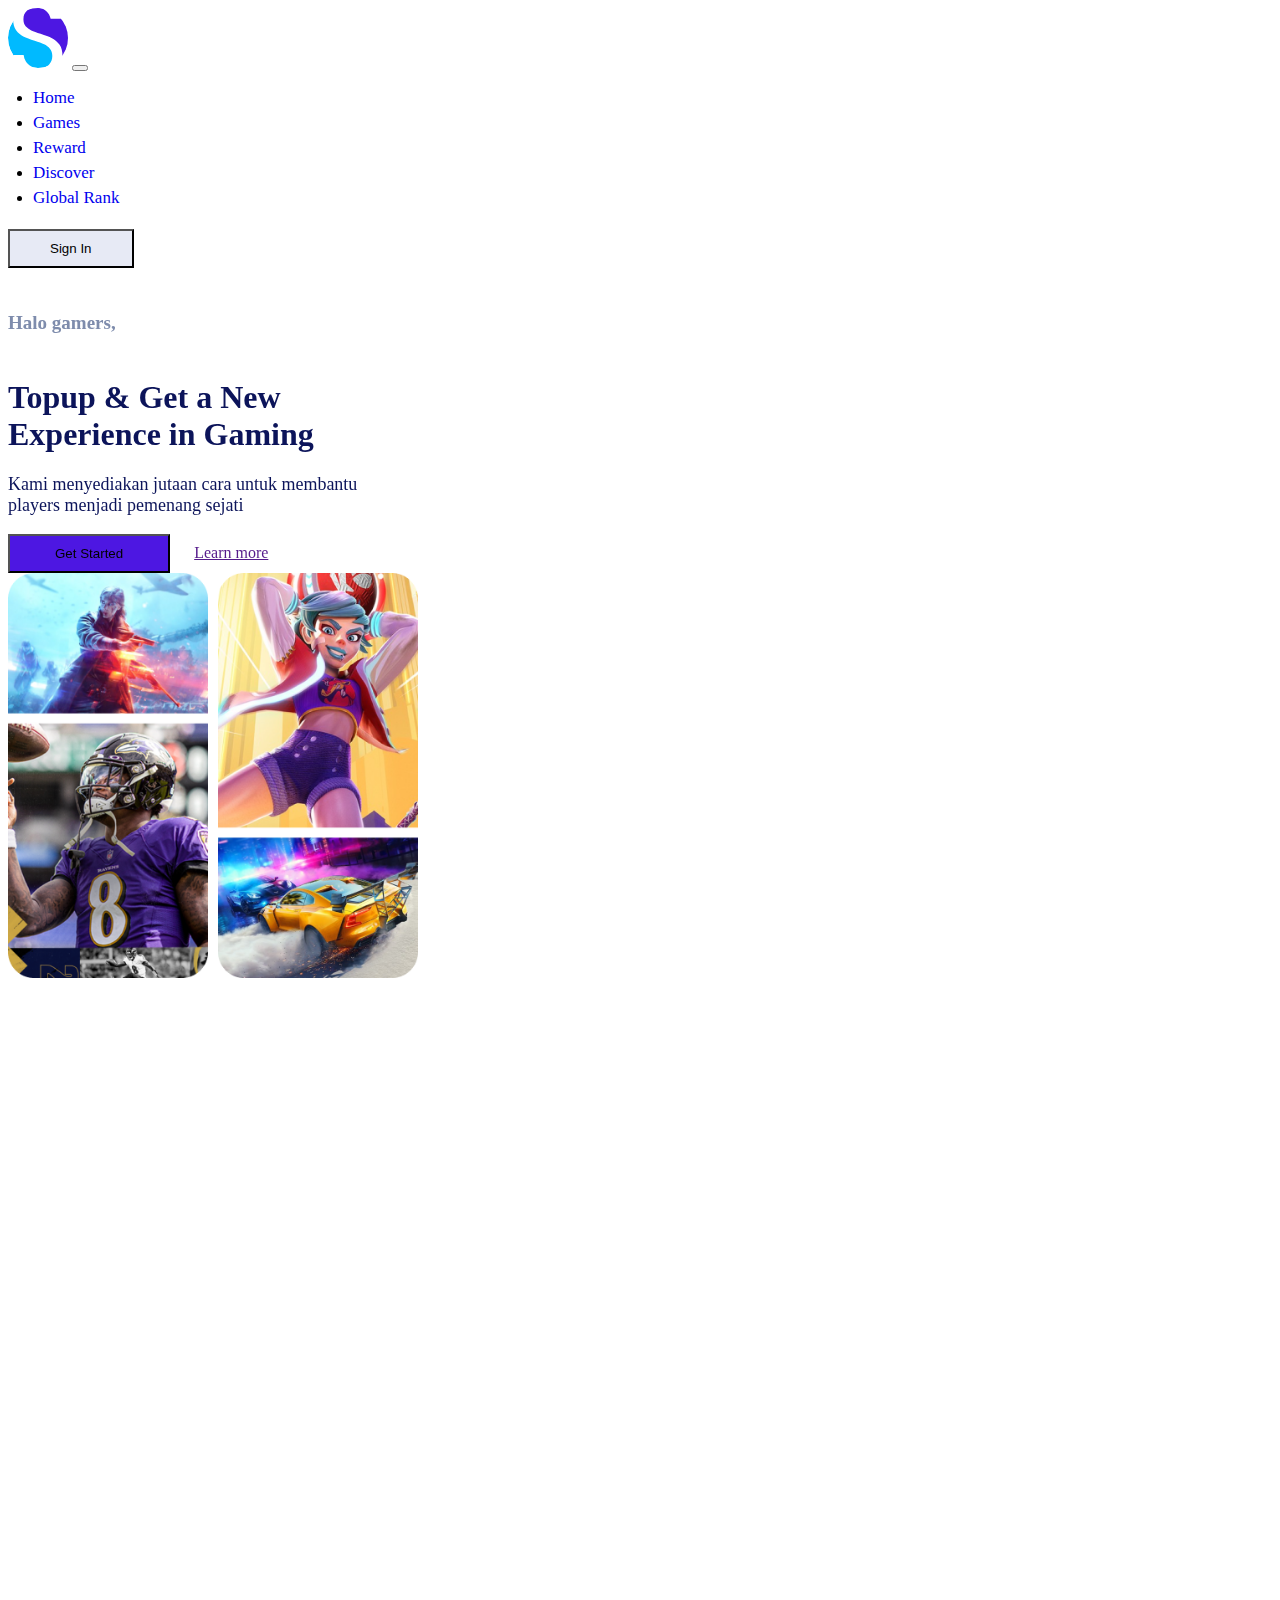
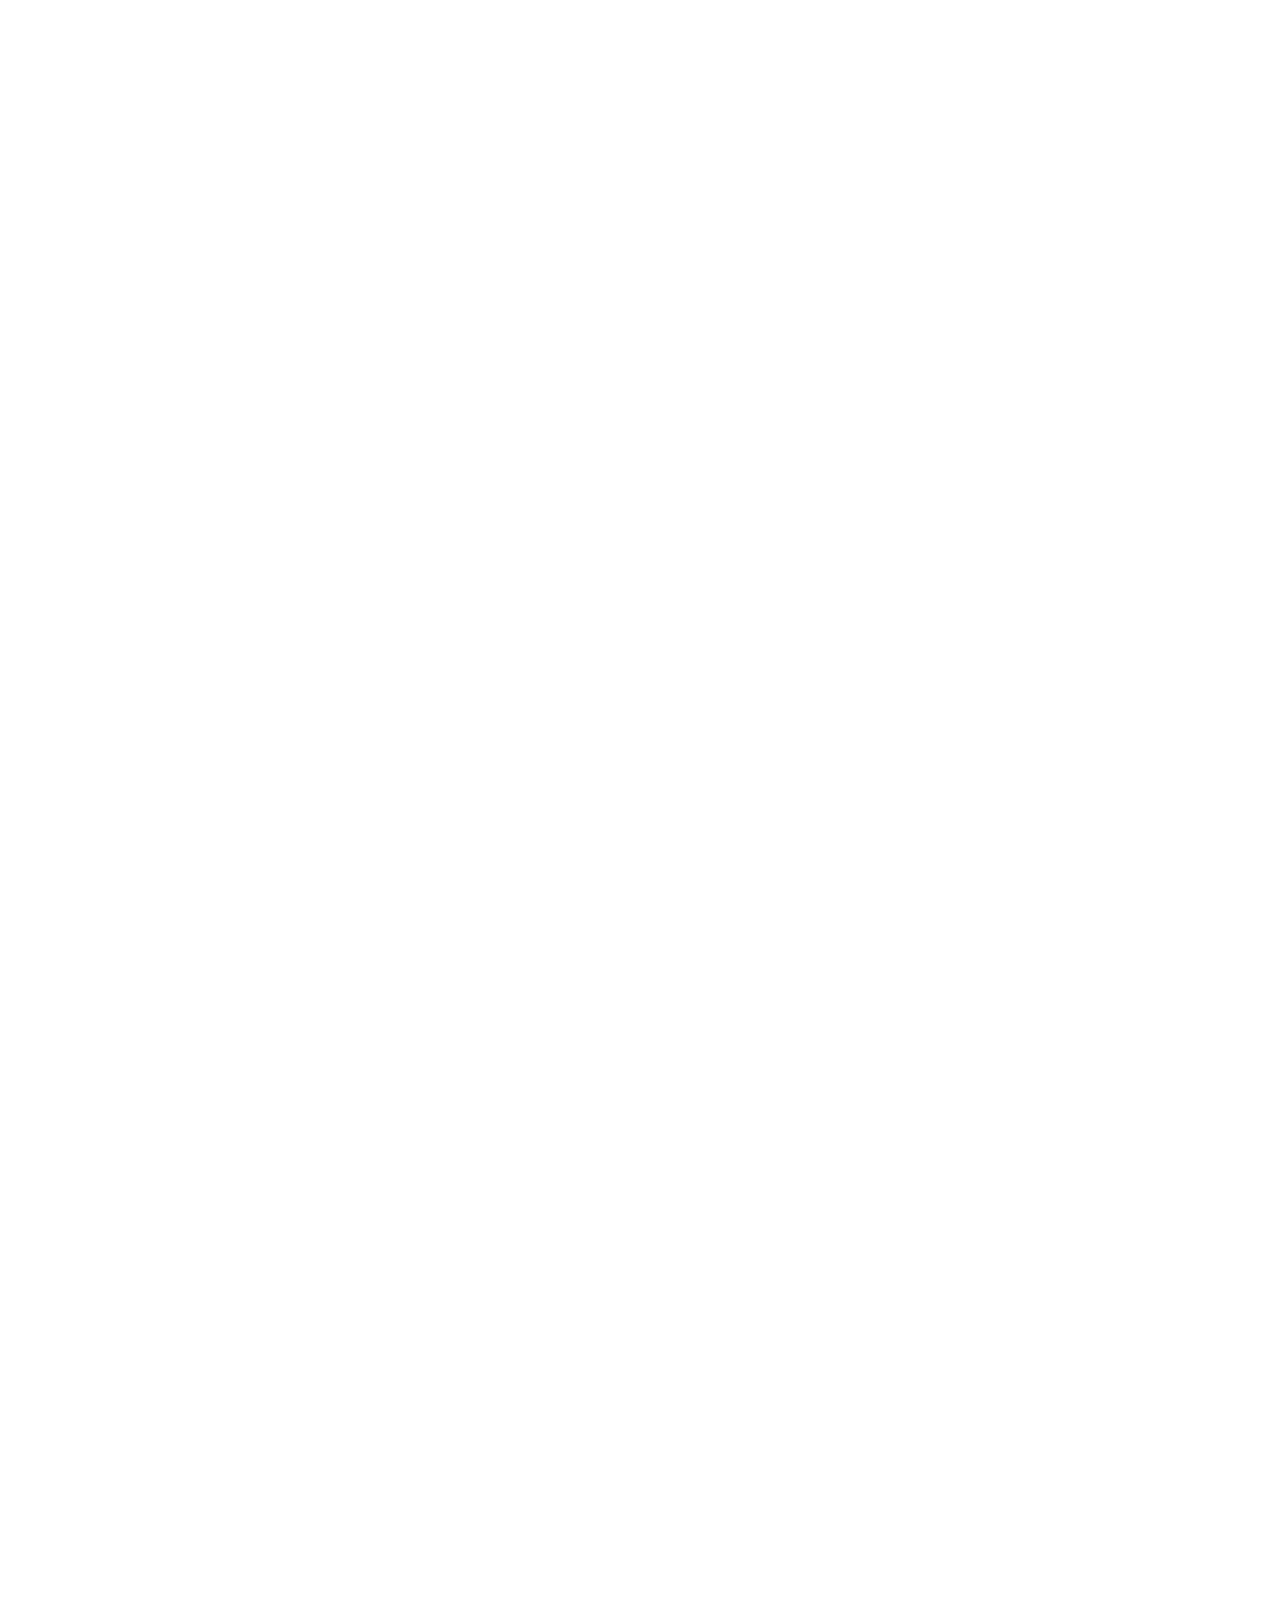
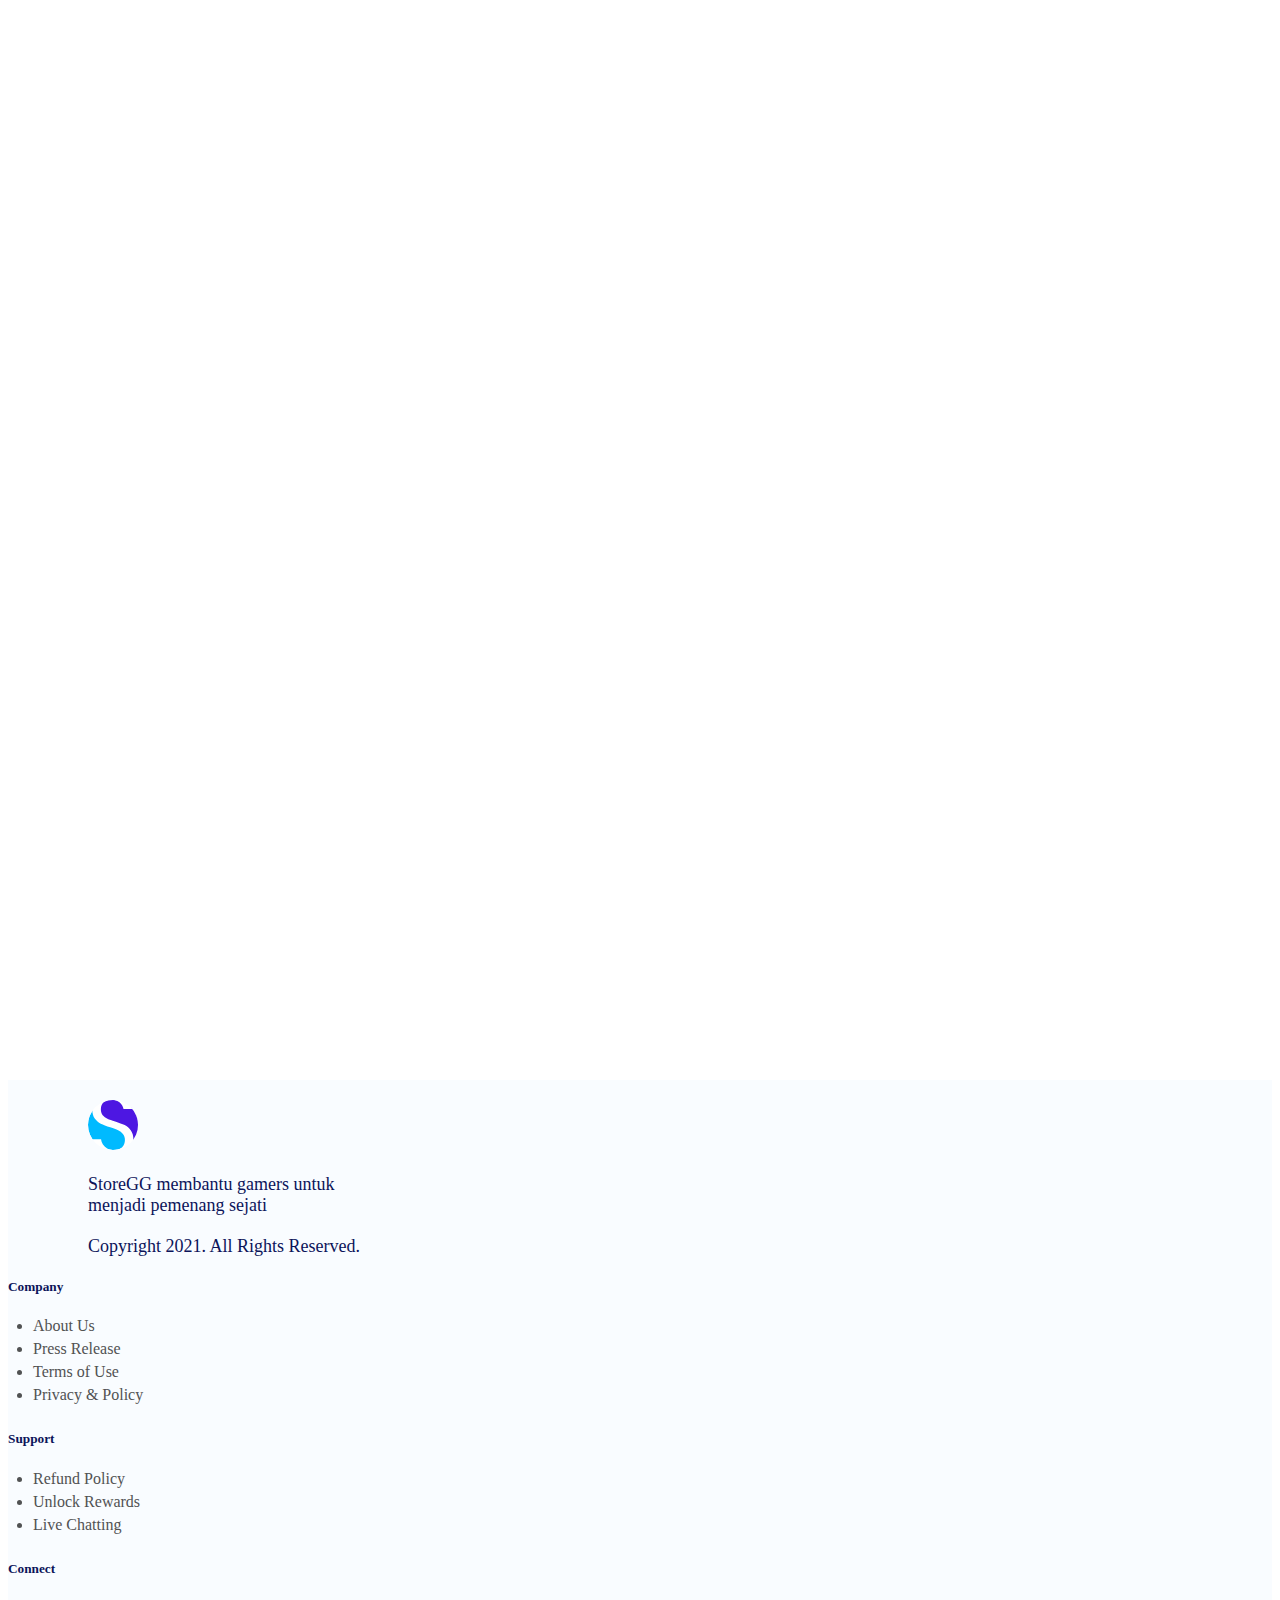
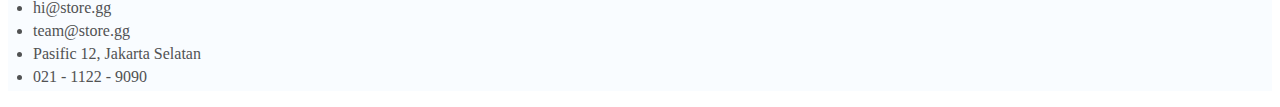
<file: index.html>
<!DOCTYPE html>
<html lang="en">
  <head>
    <!-- Required meta tags -->
    <meta charset="utf-8" />
    <meta name="viewport" content="width=device-width, initial-scale=1" />
    <!-- Bootstrap CSS -->
    <link href="https://cdn.jsdelivr.net/npm/bootstrap@5.0.2/dist/css/bootstrap.min.css" rel="stylesheet" integrity="sha384-EVSTQN3/azprG1Anm3QDgpJLIm9Nao0Yz1ztcQTwFspd3yD65VohhpuuCOmLASjC" crossorigin="anonymous" />
    <link rel="stylesheet" href="https://fonts.google.com/specimen/Poppins" />
    <title>StoreGG - Get a New Experience</title>
    <link rel="icon" type="image/png" sizes="16x16" href="images/logo.svg" />
    <link href="https://unpkg.com/aos@2.3.1/dist/aos.css" rel="stylesheet" />
    <link href="css/style.css" rel="stylesheet" />
  </head>
  <body id="home">
    <!-- navbar -->
    <nav class="navbar navbar-expand-lg navbar-light bg-white mt-3">
      <div class="container">
        <a class="navbar-brand" href="#">
          <img src="images/logo.svg" alt="" width="60" height="60" />
        </a>
        <button class="navbar-toggler" type="button" data-bs-toggle="collapse" data-bs-target="#navbarSupportedContent" aria-controls="navbarSupportedContent" aria-expanded="false" aria-label="Toggle navigation">
          <span class="navbar-toggler-icon"></span>
        </button>
        <div class="collapse navbar-collapse" id="navbarSupportedContent">
          <ul class="navbar-nav ms-auto mb-2 mb-lg-0">
            <li class="nav-item">
              <a class="nav-link active ps-4" aria-current="page" href="#home">Home</a>
            </li>
            <li class="nav-item">
              <a class="nav-link ps-4" href="#games">Games</a>
            </li>
            <li class="nav-item">
              <a class="nav-link ps-4" href="#reward">Reward</a>
            </li>
            <li class="nav-item">
              <a class="nav-link ps-4" href="#discover">Discover</a>
            </li>
            <li class="nav-item">
              <a class="nav-link ps-4" href="#rank">Global Rank</a>
            </li>
          </ul>

          <a href="login.html"><button class="btn btn-light rounded-pill signin" type="submit">Sign In</button></a>
        </div>
      </div>
    </nav>
    <!-- akhir navbar -->
    <!-- hero -->
    <section class="hero">
      <div class="container">
        <div class="row mt-5 mb-1">
          <div class="col-md-6" data-aos="zoom-out-right" data-aos-delay="100">
            <h6 class="mt-5 mb-3">Halo gamers,</h6>
            <h1 class="mt-4">Topup & Get a New<br />Experience in Gaming</h1>
            <p class="mt-4">Kami menyediakan jutaan cara untuk membantu<br />players menjadi pemenang sejati</p>
            <button class="btn text-white rounded-pill button mt-5 mb-5" type="submit">Get Started</button>
            <a href="" style="margin-left: 20px; text-decoration: underline" class="link-secondary text-center">Learn more</a>
          </div>
          <div class="col-md-6 d-flex justify-content-center" data-aos="zoom-in-up" data-aos-delay="200">
            <img src="images/Header-1.png" class="img-fluid" width="410px" alt="..." />
          </div>
        </div>
      </div>
    </section>
    <!-- akhir hero -->

    <!-- reward -->
    <section id="reward" class="reward">
      <div class="container">
        <div class="row mb-5">
          <div class="col-md-12 mt-5 d-flex justify-content-center" data-aos="fade-up">
            <h2 class="mt-4 text-center">It’s Really That<br />Easy to Win the Game</h2>
          </div>
          <div class="row mt-5">
            <div class="col-md-4 mb-3 d-flex justify-content-center" data-aos="fade-up" data-aos-delay="100">
              <div class="card" style="width: 22rem; height: 15rem">
                <div class="card-body ms-2">
                  <img class="mb-3" src="images/step1.svg" class="rounded float-start" alt="..." />
                  <h4 class="card-title">1. Start</h4>
                  <p class="card-text">Pilih salah satu game yang ingin kamu top up</p>
                </div>
              </div>
            </div>
            <div class="col-md-4 mb-3 d-flex justify-content-center" data-aos="fade-up" data-aos-delay="200">
              <div class="card border-0" style="width: 22rem; height: 15rem">
                <div class="card-body ms-2">
                  <img class="mb-3" src="images/step2.svg" class="rounded float-start" alt="..." />
                  <h4 class="card-title">2. Fill Up</h4>
                  <p class="card-text">Top up sesuai dengan nominal yang sudah tersedia</p>
                </div>
              </div>
            </div>
            <div class="col-md-4 mb-3 d-flex justify-content-center" data-aos="fade-up" data-aos-delay="300">
              <div class="card border-0 shadow-sm p-3 mb-5" style="width: 22rem; height: 15rem">
                <div class="card-body ms-2">
                  <img class="mb-3" src="images/step3.svg" class="rounded float-start" alt="..." />
                  <h4 class="card-title">3. Be a Winner</h4>
                  <p class="card-text">Siap digunakan untuk improve permainan kamu</p>
                </div>
              </div>
            </div>
          </div>
        </div>
      </div>
    </section>
    <!-- akhir rewart -->

    <!--  games-->
    <section id="games" class="games">
      <div class="container">
        <div class="row mt-5 mb-3">
          <div class="col mb-1" data-aos="flip-right">
            <h2 style="margin-left: 10px">
              Our Featured<br />
              Games This Year
            </h2>
          </div>
        </div>
        <div class="row mb-5 mb-5">
          <div class="col mb-4" data-aos="fade-up" data-aos-delay="100">
            <a href="" class="component-categories">
              <div class="categories-image">
                <img src="images/1.png" alt="" />
              </div>
              <div class="products-text text-center">Super Mechs</div>
              <div class="products-price text-center">Mobile</div>
            </a>
          </div>
          <div class="col mb-4" data-aos="fade-up" data-aos-delay="200">
            <a href="" class="component-categories">
              <div class="categories-image">
                <img src="images/2.png" alt="" />
              </div>
              <div class="products-text text-center">Call of Duty: Modern</div>
              <div class="products-price text-center">Laptop</div>
            </a>
          </div>
          <div class="col mb-4" data-aos="fade-up" data-aos-delay="300">
            <a href="" class="component-categories">
              <div class="categories-image">
                <img src="images/3.png" width="200" alt="" />
              </div>
              <div class="products-text text-center">Mobile Legends</div>
              <div class="products-price text-center">Desktop</div>
            </a>
          </div>
          <div class="col mb-4" data-aos="fade-up" data-aos-delay="400">
            <a href="" class="component-categories">
              <div class="categories-image">
                <img src="images/4.png" alt="" />
              </div>
              <div class="products-text text-center">Clash of Clans</div>
              <div class="products-price text-center">Desktop</div>
            </a>
          </div>
          <div class="col mb-4" data-aos="fade-up" data-aos-delay="500">
            <a href="" class="component-categories">
              <div class="categories-image">
                <img src="images/5.png" alt="" />
              </div>
              <div class="products-text text-center">Valorant</div>
              <div class="products-price text-center">Desktop</div>
            </a>
          </div>
        </div>
      </div>
    </section>
    <!-- akhir games -->

    <!-- discover -->
    <section id="discover" class="discover">
      <div class="container" style="height: 170px">
        <div class="row mt-5 text-center">
          <div class="col mt-5" data-aos="fade-down" data-aos-delay="100">
            <h2>290M+</h2>
            <p class="text-secondary">Players Top Up</p>
          </div>

          <div class="col mt-5" data-aos="fade-down" data-aos-delay="200">
            <h2>12.500</h2>
            <p class="text-secondary">Games Available</p>
          </div>
          <div class="col mt-5" data-aos="fade-down" data-aos-delay="300">
            <h2>99,9%</h2>
            <p class="text-secondary">Happy Players</p>
          </div>
          <div class="col mt-5" data-aos="fade-down" data-aos-delay="400">
            <h2>4.7</h2>
            <p class="text-secondary">Rating Worldwide</p>
          </div>
        </div>
      </div>
    </section>
    <!-- akhir discover -->

    <!-- rank-->
    <section id="rank" class="rank mt-5 mb-5">
      <div class="container">
        <div class="row">
          <div class="col-md-7 d-flex justify-content-center" data-aos="zoom-out-left" data-aos-delay="200">
            <img src="images/Header-9.png" class="img-fluid" width="500px" alt="..." />
          </div>
          <div class="col-md-5 mt-5" data-aos="zoom-out-right" data-aos-delay="300">
            <h2 class="mt-4">Win the battle.<br />Be the Champion.</h2>
            <p class="mt-4">
              Kami menyediakan jutaan cara untuk<br />
              membantu players menjadi<br />
              pemenang sejati
            </p>
            <button class="btn text-secondary rounded-pill signin mt-3 mb-5" type="submit">Read Story</button>
          </div>
        </div>
      </div>
    </section>
    <!-- akhir rank -->

    <!-- footer -->
    <section class="footer">
      <div class="container-fluid" style="background-color: #f9fcff">
        <div class="row pb-5">
          <div class="col-md-5">
            <img class="text-foot" src="images/logo.svg" alt="" width="50" height="50" />
            <p class="mt-4 text-foot">StoreGG membantu gamers untuk <br />menjadi pemenang sejati</p>
            <p class="mt-4 text-foot">Copyright 2021. All Rights Reserved.</p>
          </div>
          <div class="col-md-2 mt-5">
            <h5 class="mt-4 text-start">Company</h5>
            <ul class="list">
              <li>About Us</li>
              <li>Press Release</li>
              <li>Terms of Use</li>
              <li>Privacy & Policy</li>
            </ul>
          </div>
          <div class="col-md-2 mt-5">
            <h5 class="mt-4 text-start">Support</h5>
            <ul class="list">
              <li>Refund Policy</li>
              <li>Unlock Rewards</li>
              <li>Live Chatting</li>
            </ul>
          </div>
          <div class="col-md-3 mt-5">
            <h5 class="mt-4 text-start">Connect</h5>
            <ul class="list">
              <li>hi@store.gg</li>
              <li>team@store.gg</li>
              <li>Pasific 12, Jakarta Selatan</li>
              <li>021 - 1122 - 9090</li>
            </ul>
          </div>
        </div>
      </div>
    </section>
    <!-- akhir footer -->

    <!-- Option 1: Bootstrap Bundle with Popper -->
    <script src="https://cdn.jsdelivr.net/npm/bootstrap@5.0.2/dist/js/bootstrap.bundle.min.js" integrity="sha384-MrcW6ZMFYlzcLA8Nl+NtUVF0sA7MsXsP1UyJoMp4YLEuNSfAP+JcXn/tWtIaxVXM" crossorigin="anonymous"></script>
    <script src="https://unpkg.com/aos@2.3.1/dist/aos.js"></script>
    <script>
      AOS.init();
    </script>
  </body>
</html>
</file>
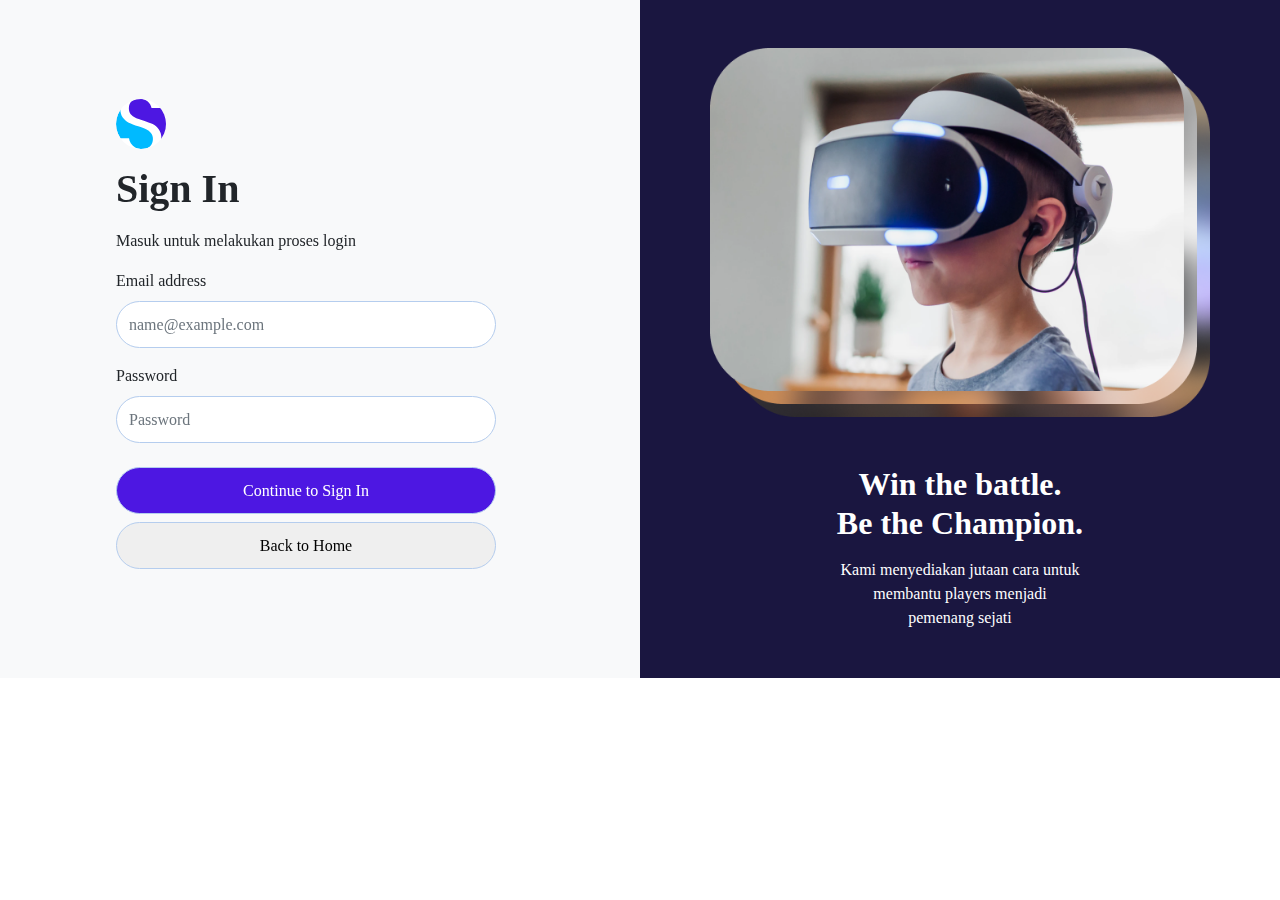
<file: login.html>
<!DOCTYPE html>
<html lang="en">
  <head>
    <!-- Required meta tags -->
    <meta charset="utf-8" />
    <meta name="viewport" content="width=device-width, initial-scale=1, shrink-to-fit=no" />
    <!-- Bootstrap CSS -->
    <link rel="stylesheet" href="https://maxcdn.bootstrapcdn.com/bootstrap/4.0.0/css/bootstrap.min.css" integrity="sha384-Gn5384xqQ1aoWXA+058RXPxPg6fy4IWvTNh0E263XmFcJlSAwiGgFAW/dAiS6JXm" crossorigin="anonymous" />
    <link href="css/login.css" rel="stylesheet" />
    <link rel="stylesheet" href="https://fonts.google.com/specimen/Poppins" />
    <link href="https://unpkg.com/aos@2.3.1/dist/aos.css" rel="stylesheet" />
    <link rel="icon" type="image/png" sizes="16x16" href="images/logo.svg" />
    <title>Login Page - Top Up Games</title>
  </head>
  <body>
    <div class="container-fluid">
      <div class="row align-items-center bg-light">
        <div class="col-md-10 mx-auto col-lg-5 mt-0" data-aos="flip-right" data-aos-delay="100">
          <form class="p-4 p-md-5 border-0 rounded-3 bg-light" style="margin-top: -10px">
            <div class="mb-3 mt-0">
              <img src="images/logo.svg" class="img-fluid" width="50px" alt="..." />
            </div>
            <h1 class="mt-2">Sign In</h1>
            <p class="mt-3">Masuk untuk melakukan proses login</p>
            <div class="form-floating mb-3">
              <label for="floatingInput">Email address</label>
              <input type="email" class="form-control ukuran-form" id="floatingInput" placeholder="name@example.com" />
            </div>
            <div class="form-floating mb-4">
              <label for="floatingPassword">Password</label>
              <input type="password" class="form-control ukuran-form" id="floatingPassword" placeholder="Password" />
            </div>

            <button class="text-white ukuran-form submit" type="submit">Continue to Sign In</button>
            <button class="text-black ukuran-form signup mt-2" type="submit">Back to Home</button>
          </form>
        </div>

        <div class="col-md-6" style="background-color: #1a1640">
          <div class="d-flex justify-content-center" data-aos="zoom-in" data-aos-delay="100">
            <img src="images/Header-9.png" class="img-fluid m-5" width="500px" alt="..." />
          </div>
          <h2 class="text-white text-center">Win the battle.<br />Be the Champion.</h2>
          <p class="text-white text-center mt-3 mb-5">
            Kami menyediakan jutaan cara untuk<br />
            membantu players menjadi<br />
            pemenang sejati
          </p>
        </div>
      </div>
    </div>
    <!-- Optional JavaScript -->
    <!-- jQuery first, then Popper.js, then Bootstrap JS -->
    <script src="https://unpkg.com/aos@2.3.1/dist/aos.js"></script>
    <script>
      AOS.init();
    </script>
    <script src="https://code.jquery.com/jquery-3.2.1.slim.min.js" integrity="sha384-KJ3o2DKtIkvYIK3UENzmM7KCkRr/rE9/Qpg6aAZGJwFDMVNA/GpGFF93hXpG5KkN" crossorigin="anonymous"></script>
    <script src="https://cdnjs.cloudflare.com/ajax/libs/popper.js/1.12.9/umd/popper.min.js" integrity="sha384-ApNbgh9B+Y1QKtv3Rn7W3mgPxhU9K/ScQsAP7hUibX39j7fakFPskvXusvfa0b4Q" crossorigin="anonymous"></script>
    <script src="https://maxcdn.bootstrapcdn.com/bootstrap/4.0.0/js/bootstrap.min.js" integrity="sha384-JZR6Spejh4U02d8jOt6vLEHfe/JQGiRRSQQxSfFWpi1MquVdAyjUar5+76PVCmYl" crossorigin="anonymous"></script>
  </body>
</html>
</file>
<file: css/style.css>
body {
  font-family: Poppins;
}
.signin {
  background-color: #e7eaf5;
  padding: 10px 40px;
}
.button {
  background-color: #4d17e2;
  padding: 10px 45px;
}
.nav-link {
  margin-right: 30px;
  font-size: 17px;
}
a {
  text-decoration: none;
}
a:hover {
  color: rgb(91, 53, 197) !important;
}
.card {
  /*border: 1px solid rgb(150, 148, 148);*/
  border-radius: 25px;
  background-color: #f3f8fa;
  width: 400px;
}
.card:hover {
  box-shadow: 0 8px 16px 0 rgba(0, 0, 0, 0.2);
}
h6 {
  color: #7e8cac;
  font-size: 19px;
}
.link {
  padding-left: 200px;
  font-family: Poppins;
  color: #1a1640;
}
h1,
h2,
h4,
h5 {
  font-weight: bold;
  color: #0c145a;
}
p {
  color: #0c145a;
  font-size: 18px;
}
.products-text {
  color: #4e4e57;
  margin-top: 12px;
  font-weight: normal;
  font-size: 18px;
}

.products-price {
  font-weight: 500;
  font-size: 15px;
  color: #ff7158;
}
.text-foot {
  margin-left: 80px;
  margin-top: 20px;
}
.list {
  color: #515253;
  font-size: 16px;
  text-align: left;
}
li {
  padding-bottom: 5px;
  margin-left: -15px;
}
</file>
<file: css/login.css>
body {
  font-family: Poppins;
}
h1,
h2 {
  font-weight: bold;
}

.ukuran-form {
  border-radius: 50px;
  border: 1px solid rgb(41, 40, 40);
  height: 47px;
  width: 380px;
  border-color: #b5cdee;
  /*border-color: #3b86f7;
            box-shadow: 0px 0px 1px 2px rgba(75, 74, 74, 0.1);*/
}
signup {
  background-color: #e7eaf5;
  padding: 10px 45px;
  color: black;
  height: 47px;
  width: 380px;
}
.jarak {
  padding-left: 130px;
}
.image {
  margin-left: 130px;
}

.submit {
  background-color: #4d17e2;
  padding: 10px 45px;
}
</file>
